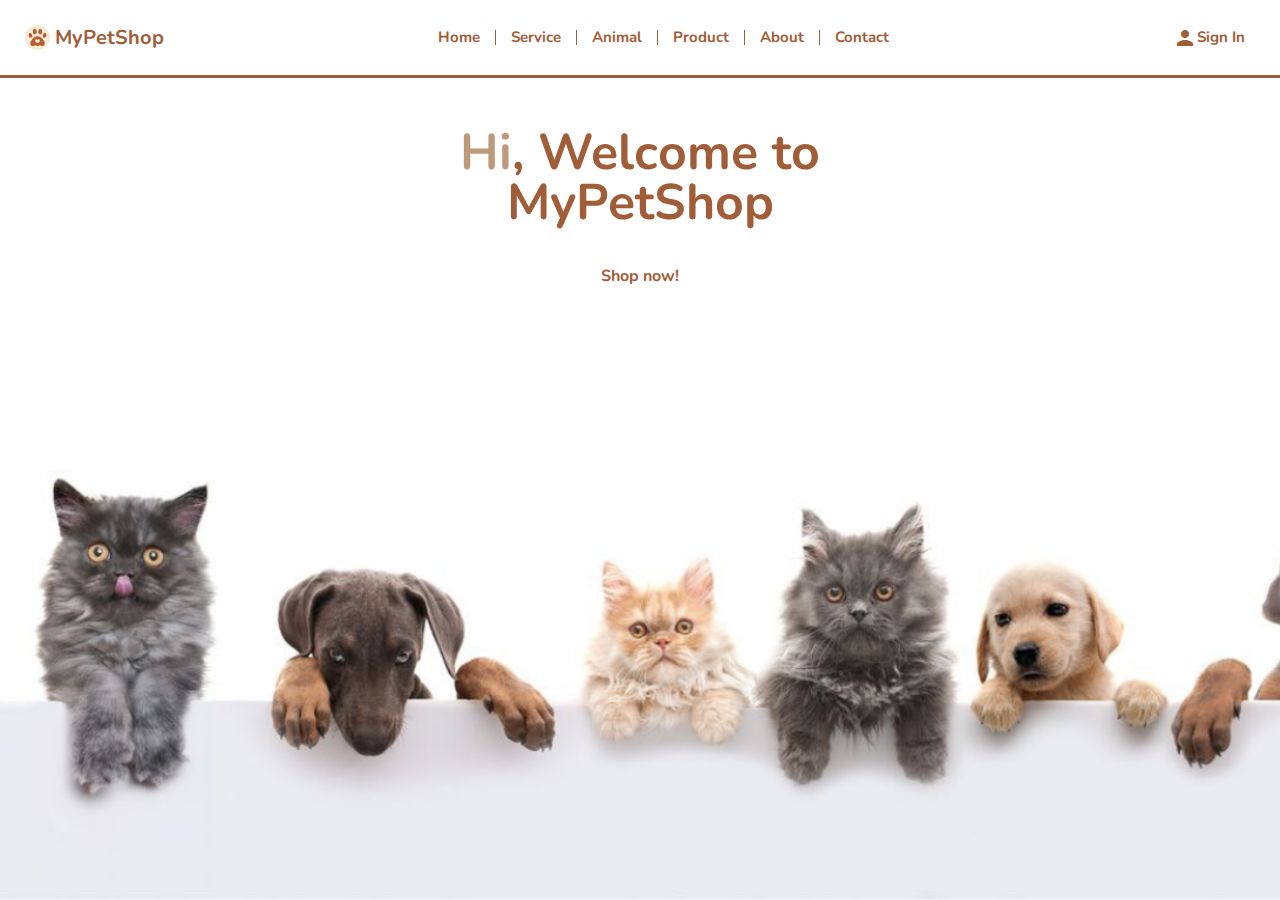
<file: index.html>
<html>
    <head>
        <title>MyPetShop</title>
        <link href="https://fonts.googleapis.com/icon?family=Material+Icons" rel="stylesheet"/>
        <link href='https://fonts.googleapis.com/css?family=Nunito' rel='stylesheet'>
        <link rel="icon" type="image/x-icon" href="assets/logo-paw-paw.png" >
        <link rel="stylesheet" href="css/reset.css"/>
        <link rel="stylesheet" href="css/style.css"/>
    </head><script src="https://code.jquery.com/jquery-3.6.0.min.js"></script>
    <body>
        <div class="header">
            <div class="navbar">
                <div class="logo">
                    <img src="/assets/logo-paw-paw.png" alt="#"> <span style="font-size: 20px;">MyPetShop</span>
                </div>
                <div class="menu">
                    <ul>
                        <li>
                            <a href="/index.html">Home</a>
                        </li>
                        <li>
                            <a href="/services.html">Service</a>
                        </li>
                        <li>
                            <a href="/animal.html">Animal</a>
                        </li>
                        <li>
                            <a href="/products.html">Product</a>
                        </li>
                        <li>
                            <a href="/about.html">About</a>
                        </li>
                        <li>
                            <a href="/contact.html">Contact</a>
                        </li>
                    </ul>
                </div>
                <div class="sign-in"> 
                    <a href="sign-in.html" class="btn"><i class="material-icons">person</i> Sign In </a>
                </div>
            </div>
            <div class="banner">
                <div class="banner-content">
                    <h1><span style="color: #bf9a7a;">Hi</span>, Welcome to</h1>
                    <h1>MyPetShop</h1>
                    <a href="products.html" class="btn">Shop now!</a>
                </div>
            </div>
        </div>
        <script src="script/middleware.js"></script>
    </body>
</html>
</file>
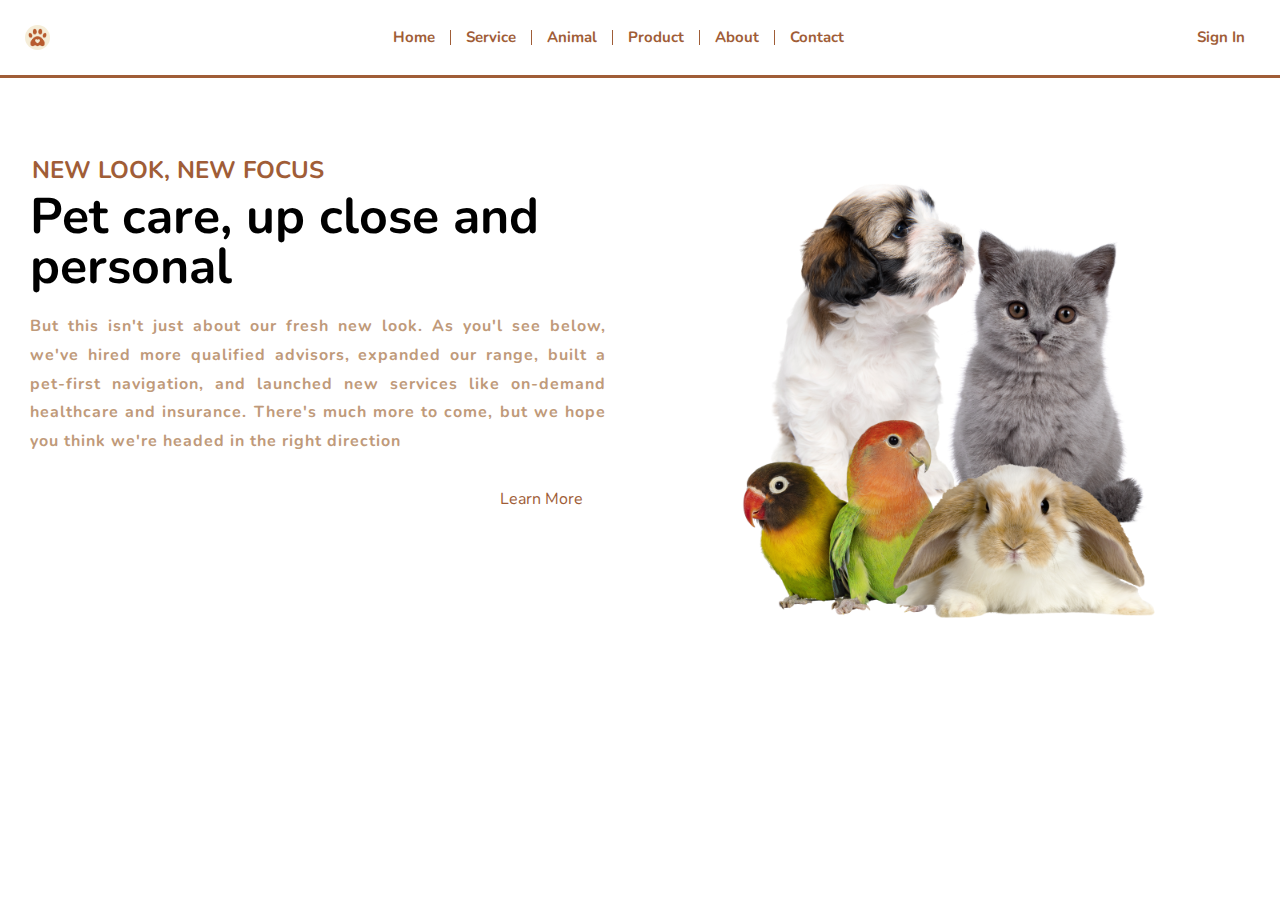
<file: about.html>
<html>
    <head>
        <title>About Page</title>
        <link href='https://fonts.googleapis.com/css?family=Nunito' rel='stylesheet'>
        <link rel="stylesheet" href="css/reset.css">
        <link rel="stylesheet" href="css/style.css">
        <script src="https://code.jquery.com/jquery-3.6.0.min.js"></script>
    </head>
    <body>
        <div class="header sign-in-page">
            <div class="navbar">
                <div class="logo">
                    <img src="/assets/logo-paw-paw.png" alt="">
                </div>
                <div class="menu">
                    <ul>
                        <li>
                            <a href="/index.html">Home</a>
                        </li>
                        <li>
                            <a href="/services.html">Service</a>
                        </li>
                        <li>
                            <a href="/animal.html">Animal</a>
                        </li>
                        <li>
                            <a href="/products.html">Product</a>
                        </li>
                        <li>
                            <a href="/about.html">About</a>
                        </li>
                        <li>
                            <a href="/contact.html">Contact</a>
                        </li>
                    </ul>
                </div>
                <div class="sign-in">
                    <a href="sign-in.html" class="btn">Sign In</a>
                </div>
            </div>
        </div> 
        <div class="about">
            <div class="about-content">
                <h2>new look, new focus</h2>
                <h1>Pet care, up close and personal</h1>
                <div>
                    <p>
                        But this isn't just about our fresh new look.
                        As you'l see below, we've hired more qualified advisors,
                        expanded our range, built a pet-first navigation,
                        and launched new services like on-demand healthcare and insurance.
                        There's much more to come, but we hope you think we're headed in the right direction
                    </p>
                </div>
                <div class="about-content-anchor">
                   <a href="learn-more.html" class="btn">Learn More</a> 
                </div>
            </div>
            <div class="about-img">
                    <img src="assets/dog-about-new.png" alt=""> 
            </div>
        </div>
        <script src="script/middleware.js"></script>
    </body>
</html>
</file>
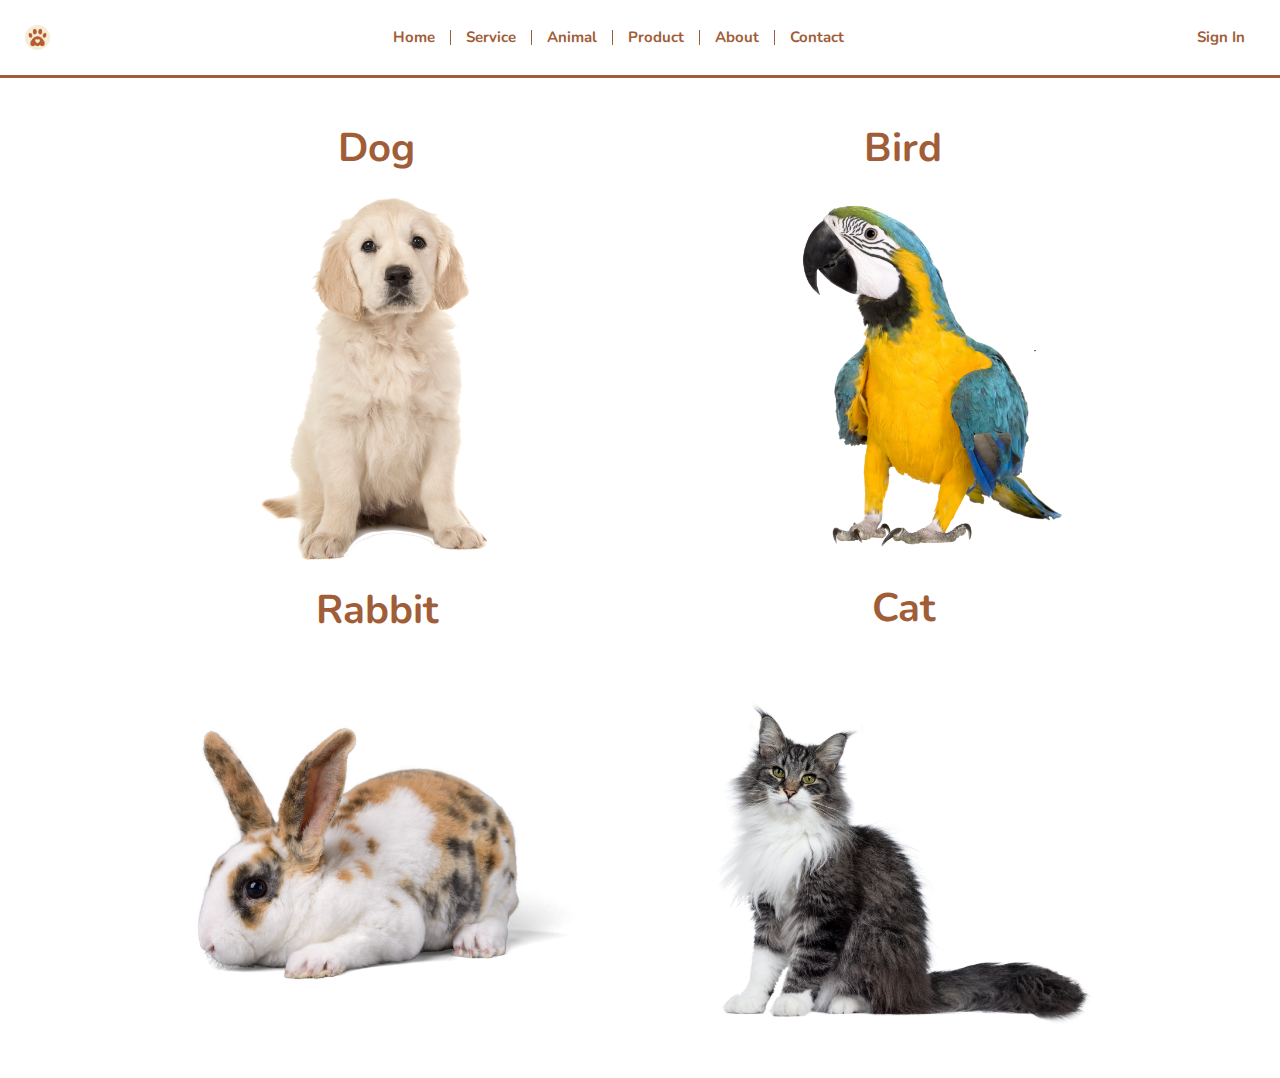
<file: animal.html>
<html>
    <head>
        <title>Animal Page</title>
        <link href='https://fonts.googleapis.com/css?family=Nunito' rel='stylesheet'>
        <link rel="stylesheet" href="css/reset.css">
        <link rel="stylesheet" href="css/style.css">
        <script src="https://code.jquery.com/jquery-3.6.0.min.js"></script>
    </head>
    <body>
        <div class="header sign-in-page">
            <div class="navbar">
                <div class="logo">
                    <img src="/assets/logo-paw-paw.png" alt="">
                </div>
                <div class="menu">
                    <ul>
                        <li>
                            <a href="/index.html">Home</a>
                        </li>
                        <li>
                            <a href="/services.html">Service</a>
                        </li>
                        <li>
                            <a href="/animal.html">Animal</a>
                        </li>
                        <li>
                            <a href="/products.html">Product</a>
                        </li>
                        <li>
                            <a href="/about.html">About</a>
                        </li>
                        <li>
                            <a href="/contact.html">Contact</a>
                        </li>
                    </ul>
                </div>
                <div class="sign-in">
                    <a href="sign-in.html" class="btn">Sign In</a>
                </div>
            </div>
        </div>
        <div class="animal-page">
            <div class="animal-1">
                <h1>Dog</h1> 
                <div class="animal-content">
                    <img src="assets/animals-dog-new.png" alt="dog">
                        <div class="animal-text">
                            <p>
                            Dogs are loyal and loving pets, known as man's best friends.
                            They need attention, care, and stimulation to stay healthy and happy.
                            At the pet shop, you can find useful services for caring for your dog,
                            such as grooming to keep the fur and skin clean, as well as routine health checks.
                            Training services are also highly recommended to help your dog learn good behavior.
                            By taking advantage of these services, you can provide the best care for 
                            your furry friend.
                            </p>
                        </div>    
                </div>
                <h1>Rabbit</h1> 
                <div class="animal-content">
                    <img src="assets/animals-rabbit-new.png" alt="dog">
                        <div class="animal-text">
                            <p>
                                Rabbits are cute and friendly pets, with special needs that
                                must be met to keep them healthy and happy. For optimal care,
                                many pet shops offer grooming services to keep the fur clean and
                                prevent skin problems. Regular health check-ups are also important
                                to detect problems early. You can also utilize behavioral
                                consultation services to better understand your rabbit's needs.
                            </p>
                        </div>    
                </div>
            </div>
            <div class="animal-2">
                <h1>Bird</h1> 
                <div class="animal-content">
                    <img src="assets/animals-bird-new.png" alt="dog">
                        <div class="animal-text">
                            <p>
                                Birds are cheerful and active pets, known for their
                                intelligence and interaction with humans. To care for your bird,
                                the pet shop offers grooming services to keep its feathers and
                                mid-life clean, as well as regular health checks. Additionally,
                                bird behavior consultations are available to help you understand
                                and your companions care for you better. With these services,
                                you can ensure your birds stay healthy and happy. Health services
                                at the pet shop, which offers special care for pet birds.
                            </p>
                        </div>    
                </div>
                <h1>Cat</h1> 
                <div class="animal-content">
                    <img src="assets/animals-cat-new.png" alt="dog">
                        <div class="animal-text">
                            <p>
                                Cats are adorable and intelligent pets, with an independent nature
                                that makes them suitable for a variety of groups. To ensure your
                                cat stays healthy and happy, pet shops offer helpful services
                                such as grooming to keep the coat clean, regular health checks,
                                and behavioral training services can help cats adapt well at home,
                                while cat boarding provides peace of mind when you have to be away.
                            </p>
                        </div>    
                </div>
            </div>
        </div>
        <script src="script/middleware.js"></script>
        <script>
            $(document).ready(function() {
                $('.animal-content').mousemove(function(a) {
                    $(this).find('.animal-text').css('opacity', 1)
                });

                $('.animal-content').mouseleave(function(a) {
                    $(this).find('.animal-text').css('opacity', 0)
                });
            })

        </script>
    </body>
</html>
</file>
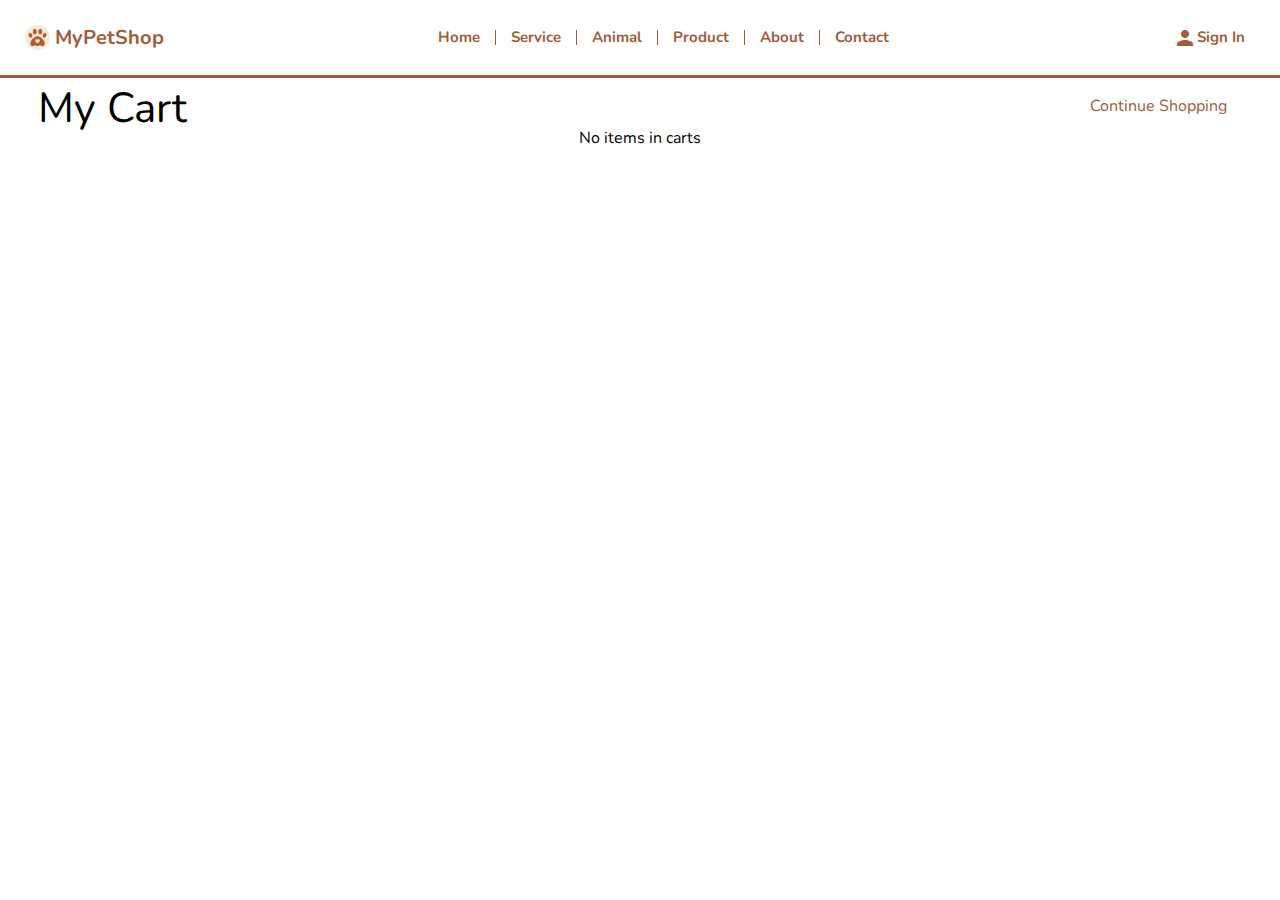
<file: cart.html>
<html>
    <head>
        <title>MyPetShop</title>
        <link href="https://fonts.googleapis.com/icon?family=Material+Icons" rel="stylesheet"/>
        <link href='https://fonts.googleapis.com/css?family=Nunito' rel='stylesheet'>
        <link rel="icon" type="image/x-icon" href="assets/logo-paw-paw.png" >
        <link rel="stylesheet" href="css/reset.css"/>
        <link rel="stylesheet" href="css/style.css"/>
        <script src="https://code.jquery.com/jquery-3.6.0.min.js"></script>
    </head>
    <body>
        <div class="header sign-in-page">
            <div class="navbar">
                <div class="logo">
                    <img src="/assets/logo-paw-paw.png" alt="#"> <span style="font-size: 20px;">MyPetShop</span>
                </div>
                <div class="menu">
                    <ul>
                        <li>
                            <a href="/index.html">Home</a>
                        </li>
                        <li>
                            <a href="/services.html">Service</a>
                        </li>
                        <li>
                            <a href="/animal.html">Animal</a>
                        </li>
                        <li>
                            <a href="/products.html">Product</a>
                        </li>
                        <li>
                            <a href="/about.html">About</a>
                        </li>
                        <li>
                            <a href="/contact.html">Contact</a>
                        </li>
                    </ul>
                </div>
                <div class="sign-in"> 
                    <a href="sign-in.html" class="btn"><i class="material-icons">person</i> Sign In </a>
                </div>
            </div>
        </div>
        <div class="cart">
            <div class="cart-header">
                <h1>My Cart</h1>
                <a href="products.html" class="btn">Continue Shopping</a>
            </div>
            <div class="no-items-messege" style="display: none;">
                <h2>No items in carts</h2>
            </div>
            <div class="cart-body">
                <table>
                    <thead>
                        <th></th>
                        <th>Product</th>
                        <th>Price</th>
                        <th>Quantity</th>
                        <th>Total</th>
                    </thead>
                    <tbody id="cart-items">
                        
                    </tbody>
                </table>
            </div>
        </div>
        <div class="shipping">
            <div class="shipping-mode">
                <h1>Choose Shipping Mode:</h1>
                <div class="select-option-group">
                    <input type="radio" name="shippingMode" id="shippingMode1" checked>
                    <label for="shippingMode1">Store pick up</label>
                </div>
                <div class="select-option-group">
                    <input type="radio" name="shippingMode" id="shippingMode2">
                    <label for="shippingMode2">Delivery at home</label>
                </div>
            </div>
            <div class="shipping-detail">
                <table id="shipping-detail">
                    <tbody>
                        <tr>
                            <td>Sub Total</td>
                            <td>Rp 100.000</td>
                        </tr>
                        <tr>
                            <td>Shopping</td>
                            <td>Free</td>
                        </tr>
                        <tr>
                            <td>Total</td>
                            <td>Rp 100.000</td>
                        </tr>
                    </tbody>
                </table>
                <button class="btn-checkout">Checkout</button>
            </div>
        </div>

        <!-- script js -->
        <script src="script/middleware.js"></script>
        <script>
            const getData = JSON.parse(localStorage.getItem('cart')) || []
            let carts = getData;
            $(document).ready(function() {
                // check carts
                if (carts.length === 0) {
                    $('.cart .cart-body').hide();
                    $('.shipping').hide();
                    $('.no-items-messege').show();
                }else {
                    carts.forEach(item => {
                        const itemHTML = `
                            <tr data-id="${item.id}">
                                <td><img src="assets/${item.thumbnail}" alt=""></td>
                                <td>${item.name}</td>
                                <td>${item.price}</td>
                                <td>
                                    <button class="decrease-btn">-</button>
                                    <input disabled type="text" class="qty" value="${item.qty}">
                                    <button class="increase-btn">+</button>
                                </td>
                                <td class="total-qty">${item.price*item.qty}</td>
                            </tr>
                        `;

                        $(`#cart-items`).append(itemHTML);
                    });
                    updateCartSummary()
                }
            });

            // event listener for increase
            $(document).on('click', '.increase-btn', function() {
                const row = $(this).closest('tr')
                const productId = row.data('id')
                let qty = row.find('.qty').val()
                qty = parseInt(qty)+1
                row.find('.qty').val(qty)

                updateCartTotal(productId, qty)
            })

            // event listener for decrease
            $(document).on('click', '.decrease-btn', function() {
                const row = $(this).closest('tr')
                const productId = row.data('id')
                let qty = row.find('.qty').val()
                qty = parseInt(qty)-1
                row.find('.qty').val(qty)
                updateCartTotal(productId, qty)

                if (qty <= 0) {
                    carts = carts.filter(item => item.id !== productId)
                    // update carts
                    localStorage.setItem('cart', JSON.stringify(carts))

                    // remove item from table
                    row.remove();

                    // check carts
                    if (carts.length === 0) {
                        $('.cart .cart-body').hide();
                        $('.shipping').hide();
                        $('.no-items-messege').show();
                    }

                }
            })

            function updateCartTotal(productId, qty) {
                const row = $(`tr[data-id="${productId}"]`)
                const price = parseInt(row.find('td:eq(2)').text())
                const total = price * qty 
                row.find('.total-qty').text(`Rp ${total}`)

                // update carts
                let getCart =  carts.find(item => item.id === productId)
                if (getCart) {
                    getCart.qty = qty
                } else {
                    carts.push({ id: productId, qty: qty})
                }
                localStorage.setItem('cart', JSON.stringify(carts))
                updateCartSummary()
            }

            function updateCartSummary() {
                let amount = 0;
                carts.forEach(item => {
                    const row = $(`tr[data-id="${item.id}"]`)
                    const price = parseInt(row.find('td:eq(2)').text())
                    amount += price*item.qty
                })

                $('.shipping-detail table tbody tr:eq(0) td:eq(1)').text(`Rp ${amount}`)
                $('.shipping-detail table tbody tr:eq(2) td:eq(1)').text(`Rp ${amount}`)
            }

            $('.btn-checkout').click(function() {
                const getShippingMode = $('input[name="shippingMode"]:checked').siblings('label').text()
                const totalAmount = $('.shipping-detail table tbody tr:eq(2) td:eq(1)').text()
                alert(`Your order with shipping mode: ${getShippingMode} and total amout ${totalAmount} has been successfully`)
                // remove cart
                localStorage.removeItem('cart')
                // force reload
                location.reload()
            })
        </script>
    </body>
</html>
</file>
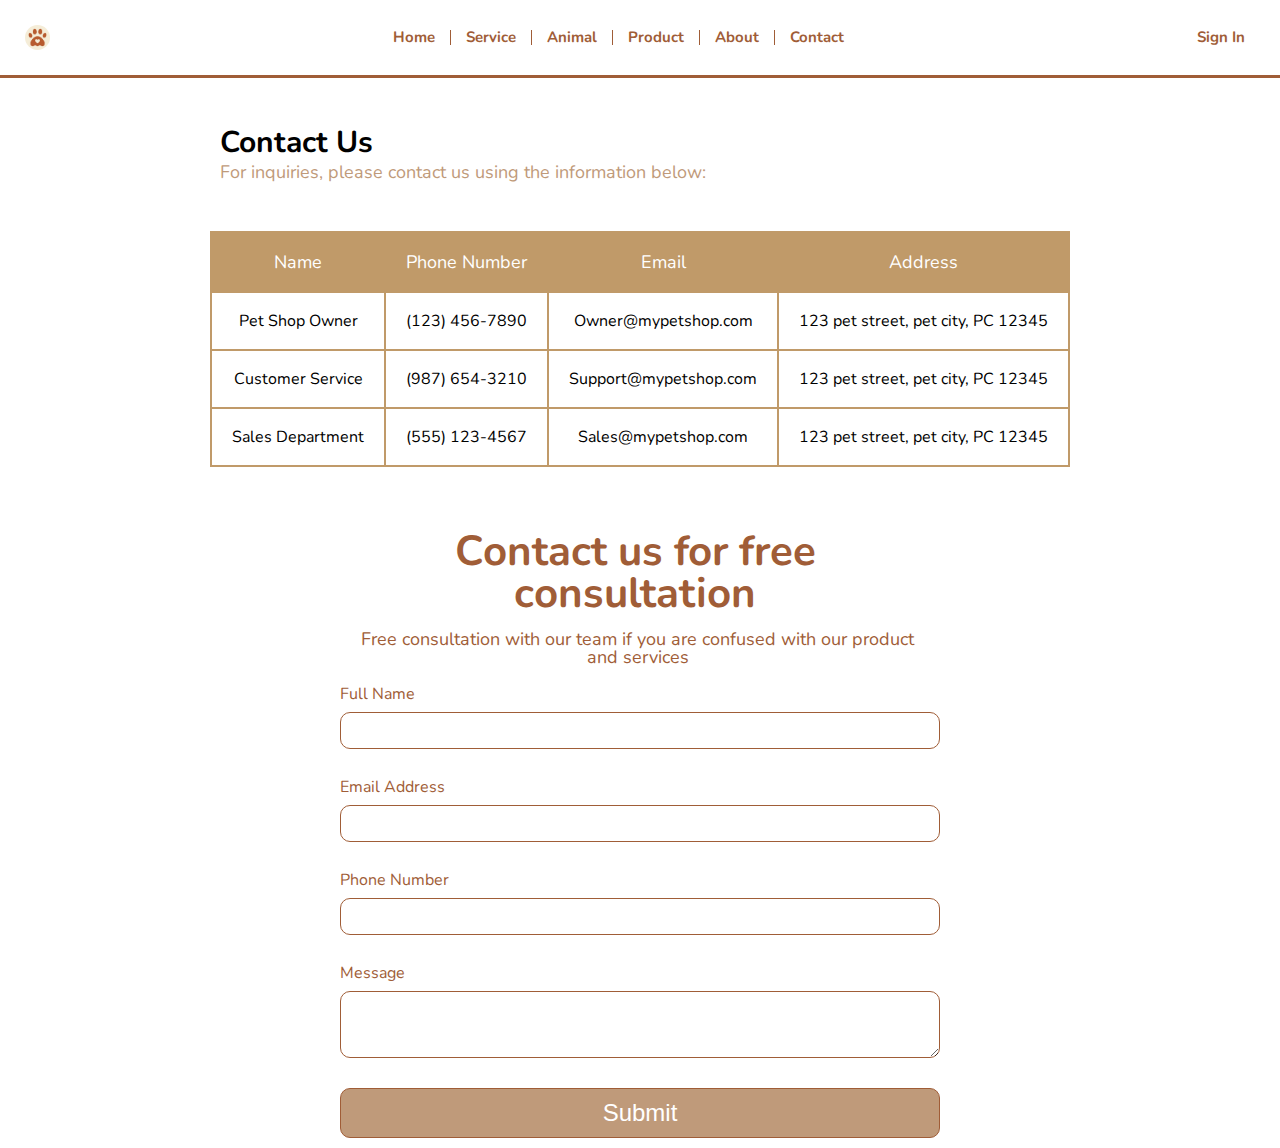
<file: contact.html>
<html>
    <head>
        <title>Contact Page</title>
        <link href='https://fonts.googleapis.com/css?family=Nunito' rel='stylesheet'>
        <link rel="stylesheet" href="css/reset.css">
        <link rel="stylesheet" href="css/style.css">
        <script src="https://code.jquery.com/jquery-3.6.0.min.js"></script>
    </head>
    <body>
        <div class="header sign-in-page">
            <div class="navbar">
                <div class="logo">
                    <img src="/assets/logo-paw-paw.png" alt="">
                </div>
                <div class="menu">
                    <ul>
                        <li>
                            <a href="/index.html">Home</a>
                        </li>
                        <li>
                            <a href="/services.html">Service</a>
                        </li>
                        <li>
                            <a href="/animal.html">Animal</a>
                        </li>
                        <li>
                            <a href="/products.html">Product</a>
                        </li>
                        <li>
                            <a href="/about.html">About</a>
                        </li>
                        <li>
                            <a href="/contact.html">Contact</a>
                        </li>
                    </ul>
                </div>
                <div class="sign-in">
                    <a href="sign-in.html" class="btn">Sign In</a>
                </div>
            </div>
        </div> 
        <div class="container">
            <div class="wrapper">
                <h1>Contact Us</h1>
                <p>For inquiries, please contact us using the information below:</p>
            </div>
            <!-- wrapper table -->
            <table>
                <!-- wrapper title  table -->
                <thead>
                    <!-- value -->
                     <th>Name</th>
                     <th>Phone Number</th>
                     <th>Email</th>
                     <th>Address</th>
                </thead>
                <!-- wrapper body table -->
                 <tbody>
                    <!-- wrapper item (value) table -->
                    <tr>
                        <!-- value -->
                         <td>Pet Shop Owner</td>
                         <td>(123) 456-7890</td>
                         <td>Owner@mypetshop.com</td>
                         <td>123 pet street, pet city, PC 12345</td>
                    </tr>
                    <tr>
                        <td>Customer Service</td>
                         <td>(987) 654-3210</td>
                         <td>Support@mypetshop.com</td>
                         <td>123 pet street, pet city, PC 12345</td>
                    </tr>
                    <tr>
                        <td>Sales Department</td>
                         <td>(555) 123-4567</td>
                         <td>Sales@mypetshop.com</td>
                         <td>123 pet street, pet city, PC 12345</td>
                    </tr>
                 </tbody>
            </table>
        </div>
        <div class="sign-up-container">
            <div class="form-sign-up">
                <div class="title-sign-up">
                    <h1>Contact us for free consultation</h1>
                    <p>Free consultation with our team if you are confused with our product and services</p>
                </div>
                <div class="form-group">
                    <label for="name">Full Name</label>
                    <input type="" class="form-input">
                </div>
                <div class="form-group">
                    <label for="email">Email Address</label>
                    <input type="email" class="form-input">
                </div>
                <div class="form-group">
                    <label for="phoneNumber" >Phone Number</label>
                    <input type="text" class="form-input">
                </div>
                <div class="form-group">
                    <label for="message">Message</label>
                    <textarea name="message" rows="3" class="form-input"></textarea>
                </div>
                <div class="form-group">
                    <button class="btn" type="submit">Submit</button>
                </div>
            </div>
        </div>
        <script src="script/middleware.js"></script>
    </body>
</html>
</file>
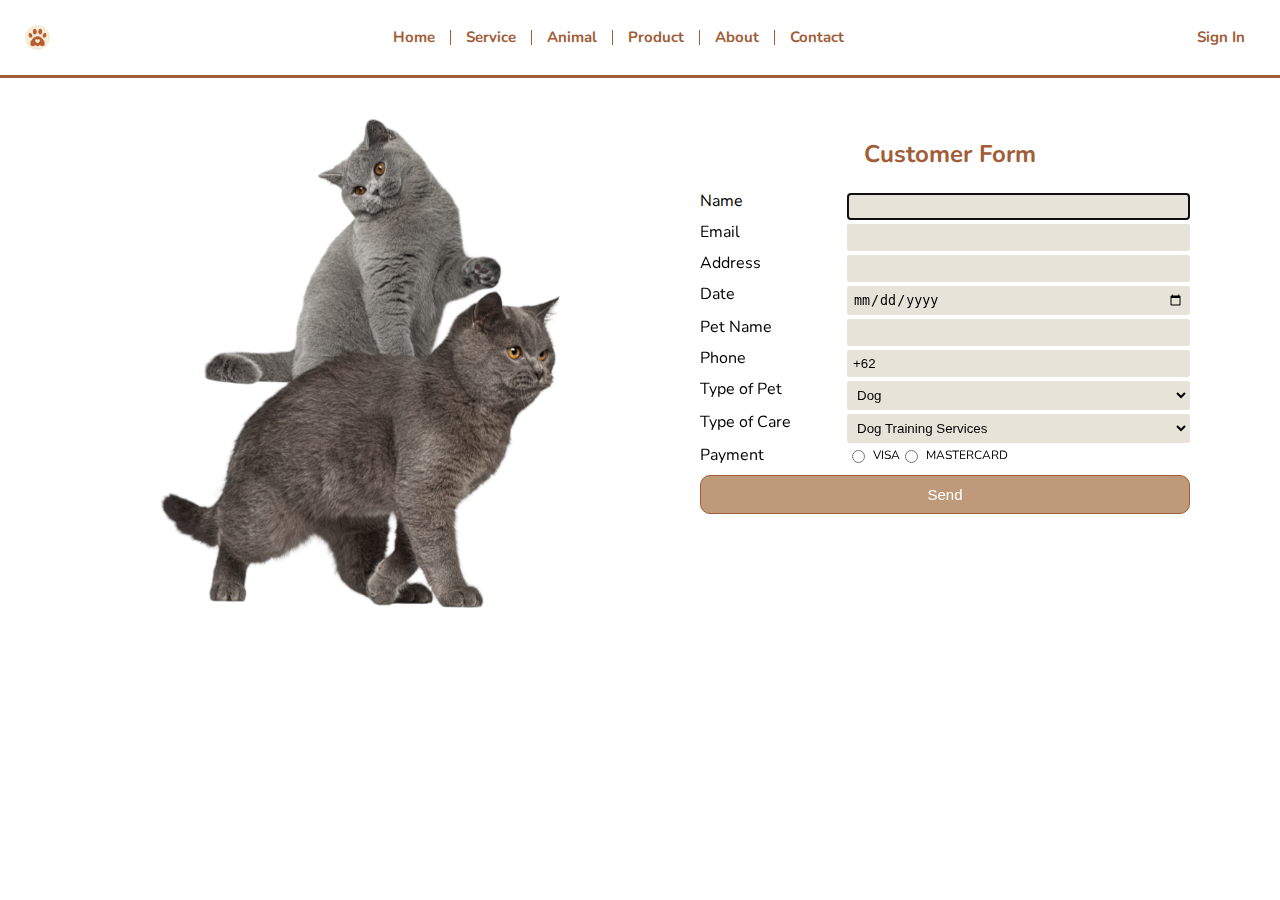
<file: customer-form.html>
<html>
    <head>
        <title>Customer form Page</title>
        <link href='https://fonts.googleapis.com/css?family=Nunito' rel='stylesheet'>
        <link rel="stylesheet" href="css/reset.css">
        <link rel="stylesheet" href="css/style.css">
    </head>
    <body>
        <!-- header and navbar -->
        <div class="header sign-in-page">
            <div class="navbar">
                <div class="logo">
                    <img src="/assets/logo-paw-paw.png" alt="">
                </div>
                <div class="menu">
                    <ul>
                        <li>
                            <a href="/index.html">Home</a>
                        </li>
                        <li>
                            <a href="/services.html">Service</a>
                        </li>
                        <li>
                            <a href="/animal.html">Animal</a>
                        </li>
                        <li>
                            <a href="/products.html">Product</a>
                        </li>
                        <li>
                            <a href="/about.html">About</a>
                        </li>
                        <li>
                            <a href="/contact.html">Contact</a>
                        </li>
                    </ul>
                </div>
                <div class="sign-in">
                    <a href="sign-in.html" class="btn">Sign In</a>
                </div>
            </div>
        </div>
        <!-- header and navbar -->
        <div class="container">
            <div class="wrapper">
                <div class="customer-section">
                    <div class="customer-section-img">
                      <img src="/assets/cat-customer-form-page-new.png" alt="">
                    </div>
                    <div class="customer-form">
                      <h1>Customer Form</h1>
                      <div class="customer-form-list">
                        <div class="form-group-customer">
                          <label for="">Name</label>
                          <input type="name" name="name" id="name" autofocus>
                        </div>
                        <div class="form-group-customer">
                          <label for="">Email</label>
                          <input type="email" name="email" id="email">
                        </div>
                        <div class="form-group-customer">
                          <label for="">Address</label>
                          <input type="address" name="address" id="address">
                        </div>
                        <div class="form-group-customer">
                          <label for="">Date</label>
                          <input type="date" name="date" id="date">
                        </div>
                        <div class="form-group-customer">
                          <label for="">Pet Name</label>
                          <input type="text" name="" id="">
                        </div>
                        <div class="form-group-customer">
                          <label for="">Phone</label>
                          <input type="text" name="tel" id="tel" value="+62" required>
                        </div>
                        <div class="form-group-customer">
                          <label type="text" for="">Type of Pet</label>
                          <select name="" id="">
                            <option value="1">Cat</option>
                            <option value="1">Rabbit</option>
                            <option value="1" selected>Dog</option>
                            <option value="1">Bird</option>
                          </select>
                        </div>
                        <div class="form-group-customer">
                          <label for="">Type of Care</label>
                          <select name="" id="">
                            <option value="1">Pet Grooming Services</option>
                            <option value="1">Pet Hotel Services</option>
                            <option value="1">Pet Clinic</option>
                            <option value="1" selected>Dog Training Services</option>
                          </select>
                        </div>
                        <div class="form-group-customer">
                          <label for="">Payment</label>
                          <div class="form-group-customer-radio">
                            <div class="form-group-customer-radio-item">
                              <input type="radio" name="payment" id="visa">
                              <label for="visa">VISA</label>
                            </div>
                            <div class="form-group-customer-radio-item">
                              <input type="radio" name="payment" id="mastercard">
                              <label for="mastercard">MASTERCARD</label>
                            </div>
                          </div>
                        </div>
                      </div>
                      <button type="submit">Send</button>
                    </div>
                </div>
            </div>
        </div>
    </body>
</html>
</file>
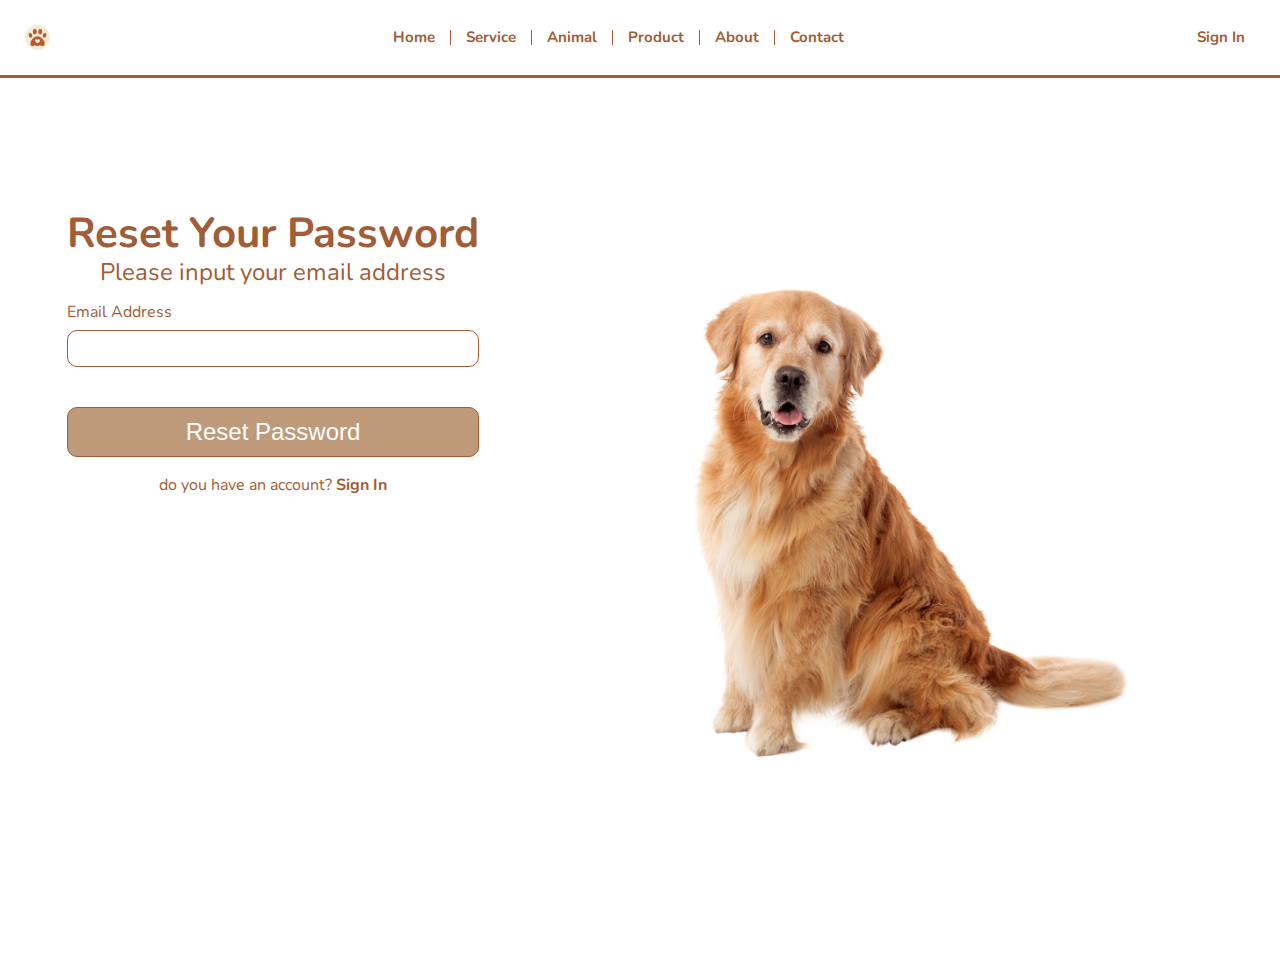
<file: forgot-password.html>
<html>
    <head>
        <title>Login Page</title>
        <link href='https://fonts.googleapis.com/css?family=Nunito' rel='stylesheet'>
        <link rel="stylesheet" href="css/reset.css">
        <link rel="stylesheet" href="css/style.css">
        <script src="https://code.jquery.com/jquery-3.6.0.min.js"></script>
    </head>
    <body>
        <div class="header sign-in-page">
            <div class="navbar">
                <div class="logo">
                    <img src="/assets/logo-paw-paw.png" alt="">
                </div>
                <div class="menu">
                    <ul>
                        <li>
                            <a href="/index.html">Home</a>
                        </li>
                        <li>
                            <a href="/services.html">Service</a>
                        </li>
                        <li>
                            <a href="/animal.html">Animal</a>
                        </li>
                        <li>
                            <a href="/products.html">Product</a>
                        </li>
                        <li>
                            <a href="/about.html">About</a>
                        </li>
                        <li>
                            <a href="/contact.html">Contact</a>
                        </li>
                    </ul>
                </div>
                <div class="sign-in">
                    <a href="sign-in.html" class="btn">Sign In</a>
                </div>
            </div>
        </div>
        <div class="sign-in-container">
            <div class="form">
                <div class="title">
                    <h1>Reset Your Password</h1>
                    <p>Please input your email address</p>
                </div>
                <div class="form-group">
                    <label for="Email">Email Address</label>
                    <input type="email" class="form-input">
                </div>
                <div class="form-group">
                    <button class="btn" type="submit">Reset Password</button>
                </div>
                <div class="sign-in-anchor">
                    do you have an account? <a href="sign-in.html">Sign In</a>
                </div>
            </div>
            <div class="img-login">
                <img src="assets/MyPetShop-dog-login (1366 x 1366 px).png" alt="dog login">
            </div>
        </div>
        <script src="script/middleware.js"></script>
    </body>
</html>
</file>
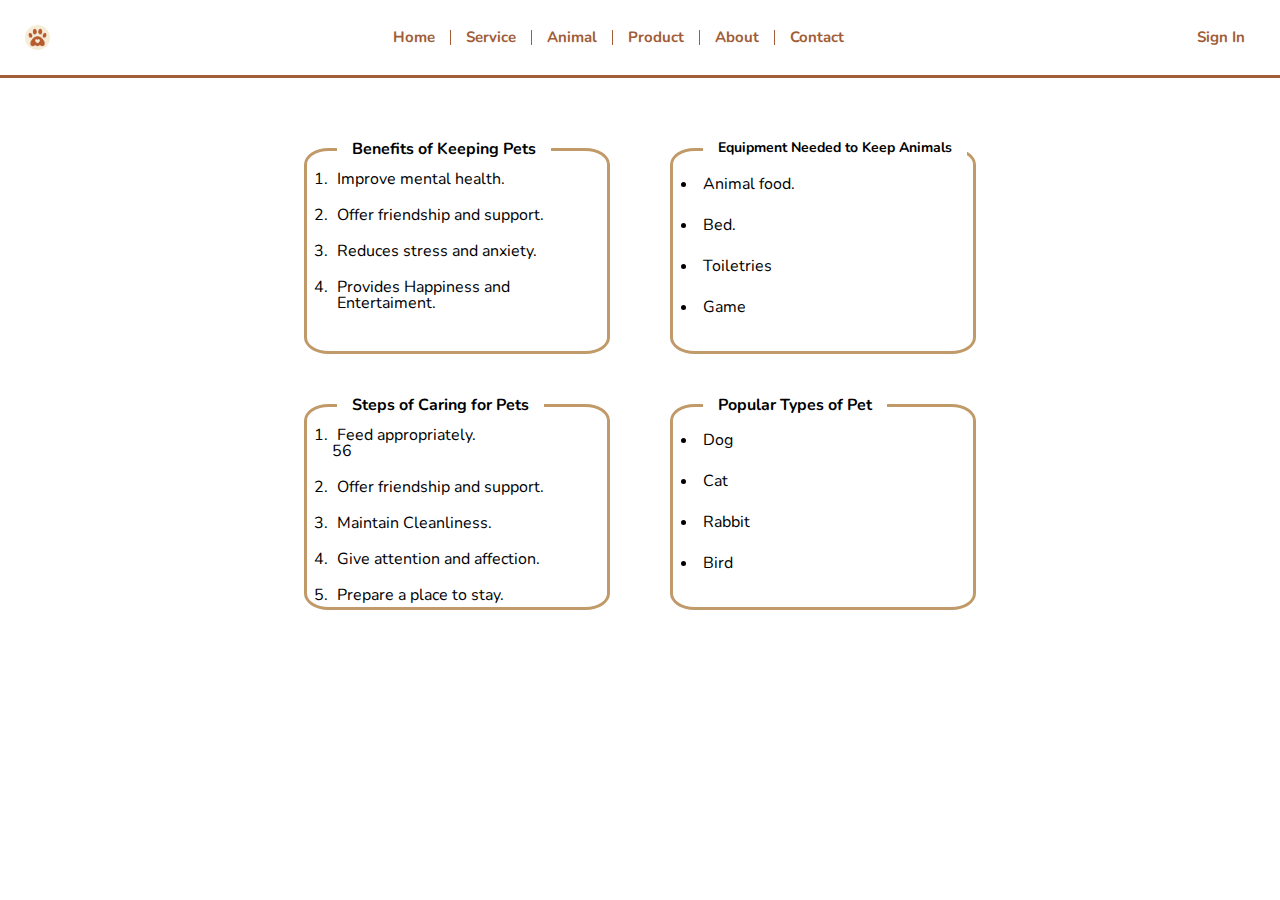
<file: learn-more.html>
<html>
    <head>
        <title>Learn More Page</title>
        <link href='https://fonts.googleapis.com/css?family=Nunito' rel='stylesheet'>
        <link rel="stylesheet" href="css/reset.css">
        <link rel="stylesheet" href="css/style.css">
        <script src="https://code.jquery.com/jquery-3.6.0.min.js"></script>
    </head>
    <body>
        <div class="header sign-in-page">
            <div class="navbar">
                <div class="logo">
                    <img src="/assets/logo-paw-paw.png" alt="">
                </div>
                <div class="menu">
                    <ul>
                        <li>
                            <a href="/index.html">Home</a>
                        </li>
                        <li>
                            <a href="/services.html">Service</a>
                        </li>
                        <li>
                            <a href="/animal.html">Animal</a>
                        </li>
                        <li>
                            <a href="/products.html">Product</a>
                        </li>
                        <li>
                            <a href="/about.html">About</a>
                        </li>
                        <li>
                            <a href="/contact.html">Contact</a>
                        </li>
                    </ul>
                </div>
                <div class="sign-in">
                    <a href="sign-in.html" class="btn">Sign In</a>
                </div>
            </div>
        </div>
        <div class="information-card">
            <div class="card-services">
                <div class="card-1">
                    <div class="card">
                        <h1 style="font-weight: bold;">Benefits of Keeping Pets</h1>
                        <ol >
                            <li>Improve mental health.</li>
                            <li>Offer friendship and support.</li>
                            <li>Reduces stress and anxiety.</li>
                            <li>Provides Happiness and Entertaiment.</li>
                        </ol>
                    </div>
                    <div class="card">
                        <h1 style="font-weight: bold;">Steps of Caring for Pets</h1>
                        <ol>
                            <li>Feed appropriately.</li>56
                            <li>Offer friendship and support.</li>
                            <li>Maintain Cleanliness.</li>
                            <li>Give attention and affection.</li>
                            <li>Prepare a place to stay.</li>
                        </ol>
                    </div>
                </div>
                <div class="card-2">
                    <div class="card">
                        <h1 style="font-size: 14px; font-weight: bold;">Equipment Needed to Keep Animals</h1>
                        <ul>
                            <li>Animal food.</li>
                            <li>Bed.</li>
                            <li>Toiletries</li>
                            <li>Game</li>
                        </ol>
                    </div>  
                    <div class="card">
                        <h1 style="font-weight: bold;">Popular Types of Pet</h1>
                        <ul>
                            <li>Dog</li>
                            <li>Cat</li>
                            <li>Rabbit</li>
                            <li>Bird</li>
                        </ol>
                    </div>  
                </div>
            </div>
        </div>
        <script src="script/middleware.js"></script>
    </body>
</html>
</file>
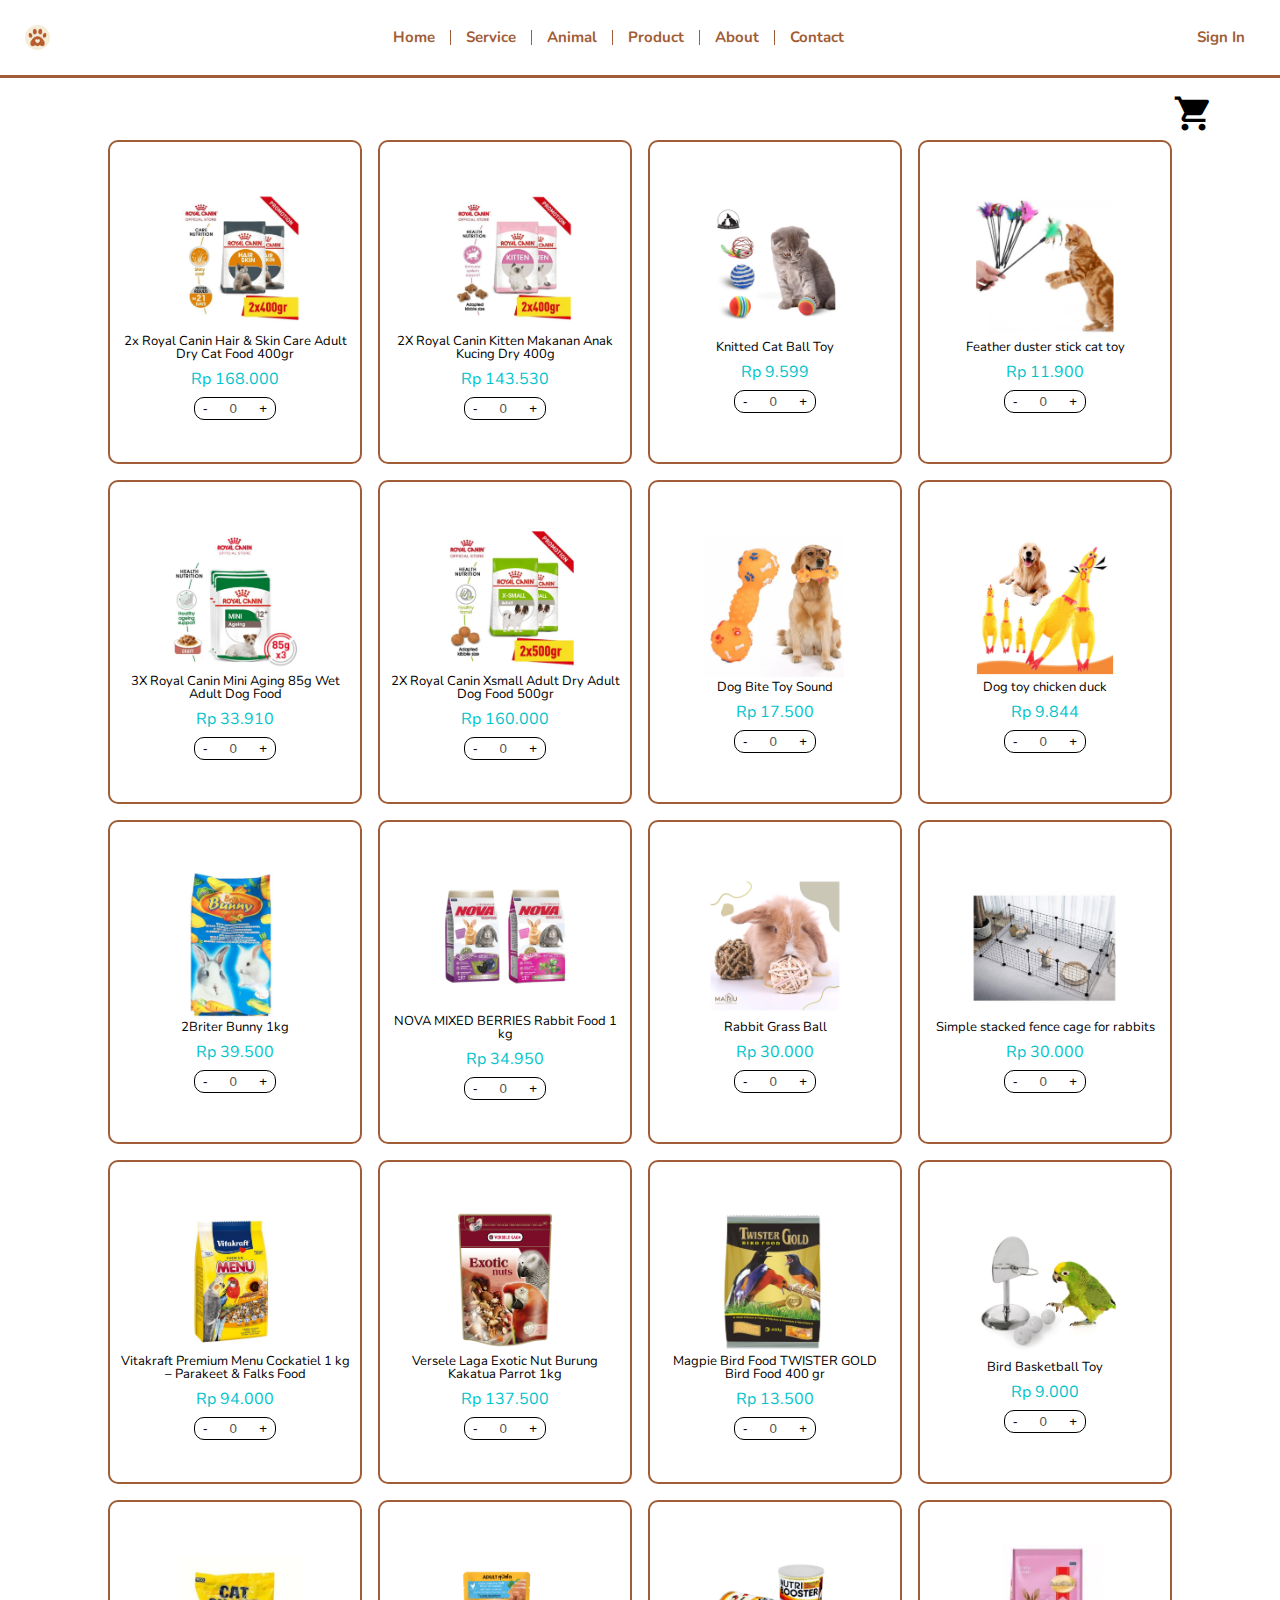
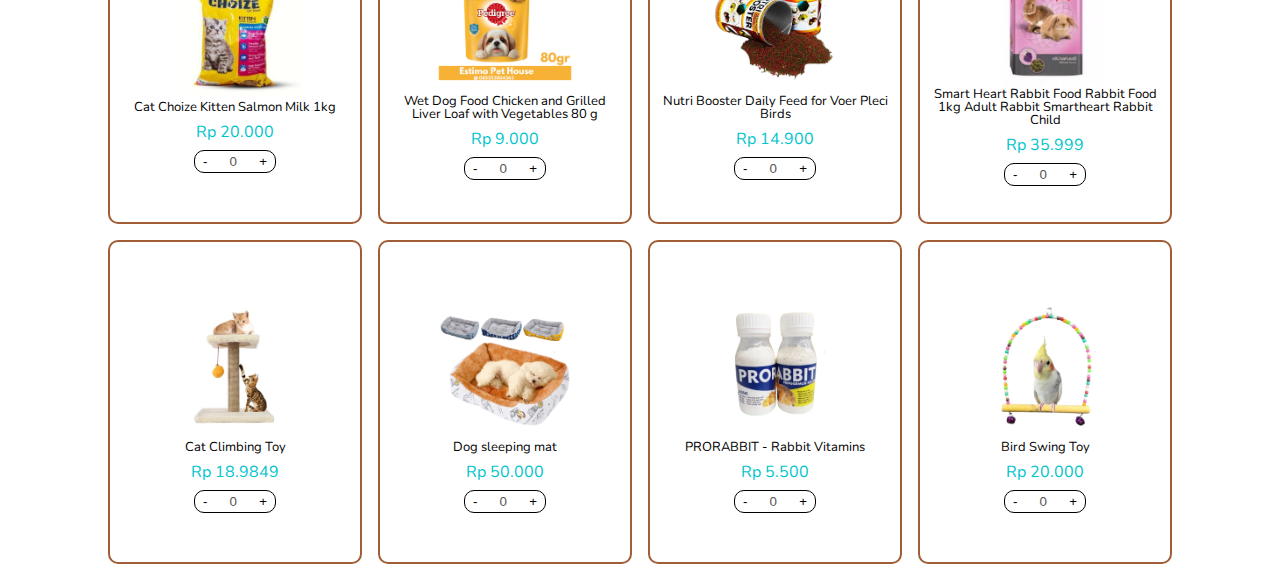
<file: products.html>
<html>
    <head>
        <title>Products Page</title>
        <link href="https://fonts.googleapis.com/icon?family=Material+Icons" rel="stylesheet"/>
        <link href='https://fonts.googleapis.com/css?family=Nunito' rel='stylesheet'>
        <link rel="stylesheet" href="css/reset.css">
        <link rel="stylesheet" href="css/style.css">
        <script src="https://code.jquery.com/jquery-3.6.0.min.js"></script>
    </head>
    <body>
        <div class="header sign-in-page">
            <div class="navbar">
                <div class="logo">
                    <img src="/assets/logo-paw-paw.png" alt="">
                </div>
                <div class="menu">
                    <ul>
                        <li>
                            <a href="/index.html">Home</a>
                        </li>
                        <li>
                            <a href="/services.html">Service</a>
                        </li>
                        <li>
                            <a href="/animal.html">Animal</a>
                        </li>
                        <li>
                            <a href="/products.html">Product</a>
                        </li>
                        <li>
                            <a href="/about.html">About</a>
                        </li>
                        <li>
                            <a href="/contact.html">Contact</a>
                        </li>
                    </ul>
                </div>
                <div class="sign-in">
                    <a href="sign-in.html" class="btn">Sign In</a>
                </div>
            </div>
        </div>
        <div class="product">
            <div class="product-header">
                <a href="cart.html"><i class="material-icons">shopping_cart</i></a>    
            </div>
            <div id="product-list" class="product-list">
                <!-- <div class="product-item">
                    <img src="assets/product-1.png" alt="">
                    <div class="product-item-description">
                        <h1>2x Royal Canin Hair & Skin Care Adult Dry Cat Food 400gr</h1>
                        <p>Rp 168.000</p>
                        <div class="product-item-btn">
                            <button>-</button>
                            <input disabled type="text" name="" id="" value="1">
                            <button>+</button>
                        </div>
                    </div>
                </div> -->
            </div>
        </div>

        <!-- script js -->
         <!-- <script src="script.js"></script> -->
         <script src="script/middleware.js"></script>
         <script>
            $(document).ready(function() {
                const apiUrl = '/data/products.json';
                let carts = JSON.parse(localStorage.getItem('cart')) || [];
                let products = []

                $.get(apiUrl, function(data) {
                    $('#product-list').empty();
                    products = data; 

                    // console.log(data);
                    data.forEach(item => {
                        // add components
                        const itemHTML = `
                            <div class="product-item" data-id="${item.id}">
                                <img src="assets/${item.thumbnail}" alt="">
                                <div class="product-item-description">
                                    <h1>${item.name}</h1>
                                    <p>${item.displayPrice}</p>
                                    <div class="product-item-btn">
                                        <button class="decrease-btn" data-id="${item.id}">-</button>
                                        <input class="qty" disabled type="text" value="0">
                                        <button class="increase-btn" data-id="${item.id}">+</button>
                                    </div>
                                </div>
                            </div>
                        `;

                        // append component
                        $(`#product-list`).append(itemHTML);

                        // set qty from cart
                        const getQtyItem = carts.find(el => el.id === item.id)
                        if (getQtyItem) {
                            $(`.product-item[data-id="${item.id}"] .qty`).val(getQtyItem.qty)
                        }

                        // increase
                        $(document).on('click', `.increase-btn[data-id="${item.id}"]`, function(){
                            updateQty(item.id, 1)
                        })

                        // decrease
                        $(document).on('click', `.decrease-btn[data-id="${item.id}"]`, function(){
                            updateQty(item.id, -1)
                        })
                    });
                });

                // function increase and decrease
                function updateQty(productId, value) {
                    // find product
                    let getProductById = carts.find(item => item.id === productId);

                    // if product exist
                    if (getProductById) {
                        getProductById.qty += value;
                        if (getProductById.qty <= 0) {
                            // set qty to 0
                            carts = carts.filter(item => item.id !== productId)
                            $(`.product-item[data-id="${productId}"] .qty`).val(0)
                            
                            if (carts.length === 2) {
                                const newCarts = carts.find(item => item.id !== productId)
                                carts = [{...newCarts}]
                            } else if (carts.length === 1) {
                                carts = []
                            } else {
                                const newCarts = carts.find(item => item.id !== 0)
                            }
                        } else {
                            // set qty  by value
                            $(`.product-item[data-id="${productId}"] .qty`).val(getProductById.qty)
                            
                        }
                    } else if (!getProductById && value === 1) {
                        const  getNewProduct = products.find(item => item.id === productId);

                        carts.push({
                            id : getNewProduct.id,
                            name : getNewProduct.name,
                            price : getNewProduct.price,
                            displayPrice : getNewProduct.displayPrice,
                            thumbnail : getNewProduct.thumbnail,
                            qty : 1
                        })
                        $(`.product-item[data-id="${productId}"] .qty`).val(1)
                    }
                    
                    // save to localStorage
                    localStorage.setItem('cart', JSON.stringify(carts))
                }
            });
         </script>

    </body>
</html>
</file>
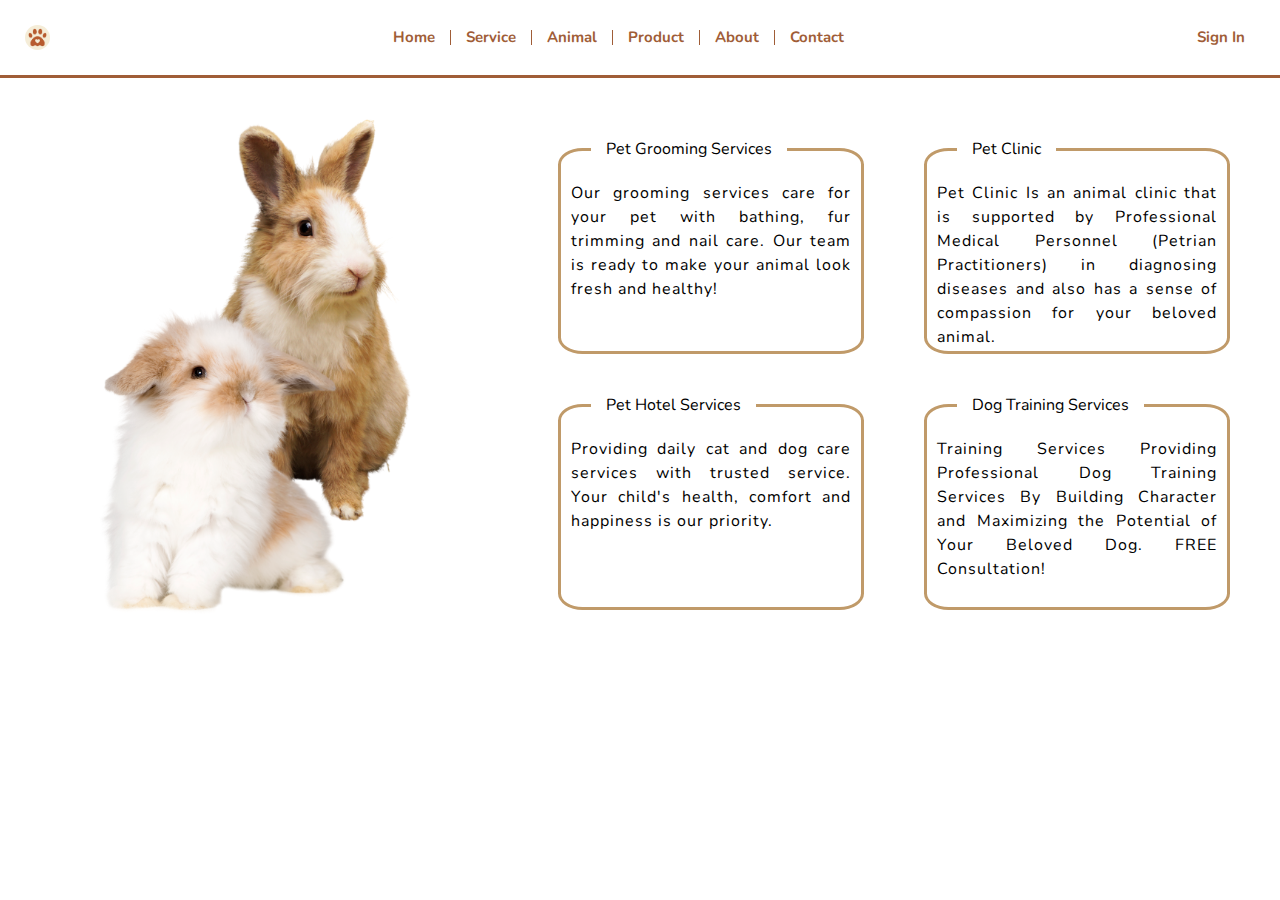
<file: services.html>
<html>
    <head>
        <title>Services Page</title>
        <link href='https://fonts.googleapis.com/css?family=Nunito' rel='stylesheet'>
        <link rel="stylesheet" href="css/reset.css">
        <link rel="stylesheet" href="css/style.css">
        <script src="https://code.jquery.com/jquery-3.6.0.min.js"></script>
    </head>
    <body>
        <div class="header sign-in-page">
            <div class="navbar">
                <div class="logo">
                    <img src="/assets/logo-paw-paw.png" alt="">
                </div>
                <div class="menu">
                    <ul>
                        <li>
                            <a href="/index.html">Home</a>
                        </li>
                        <li>
                            <a href="/services.html">Service</a>
                        </li>
                        <li>
                            <a href="/animal.html">Animal</a>
                        </li>
                        <li>
                            <a href="/products.html">Product</a>
                        </li>
                        <li>
                            <a href="/about.html">About</a>
                        </li>
                        <li>
                            <a href="/contact.html">Contact</a>
                        </li>
                    </ul>
                </div>
                <div class="sign-in">
                    <a href="sign-in.html" class="btn">Sign In</a>
                </div>
            </div>
        </div>
        <div class="services">
            <div class="services-img">
                <img src="/assets/rabbit-service-page-new.png" alt="">
            </div>
            <div class="card-services">
                <div class="card-1">
                    <div class="card">
                        <h1>Pet Grooming Services</h1>
                        <p>Our grooming services care for your pet with bathing, fur trimming and nail care. Our team is ready to make your animal look fresh and healthy!</p>
                    </div>
                    <div class="card">
                        <h1>Pet Hotel Services</h1>
                        <p>Providing daily cat and dog care services with trusted service. Your child's health, comfort and happiness is our priority.</p>
                    </div>                
                </div>
                <div class="card-2">
                    <div class="card">
                        <h1>Pet Clinic</h1>
                        <p>Pet Clinic Is an animal clinic that is supported by Professional Medical Personnel (Petrian Practitioners) in diagnosing diseases and also has a sense of compassion for your beloved animal.</p>
                    </div>
                    <div class="card">
                        <h1>Dog Training Services</h1>
                        <p>Training Services Providing Professional Dog Training Services By Building Character and Maximizing the Potential of Your Beloved Dog. FREE Consultation!</p>
                    </div>    
                </div>
            </div>    
        </div>
        <!-- <div class="comment">
            <div>
               <p>If you have any comment, please comment here</p> 
            </div>
            <frameset rows="100">
                <frame name="" src="text-area.html">
                    <textarea name="comment" id="comment" cols="30" rows="10"></textarea>
                        <div>
                            <button>Submit</button>
                        </div>
                <noframes>
                    not supported
                </noframes>
            </frameset>
        </div>   -->
    </body>
    <script src="script/middleware.js"></script>
</html>
</file>
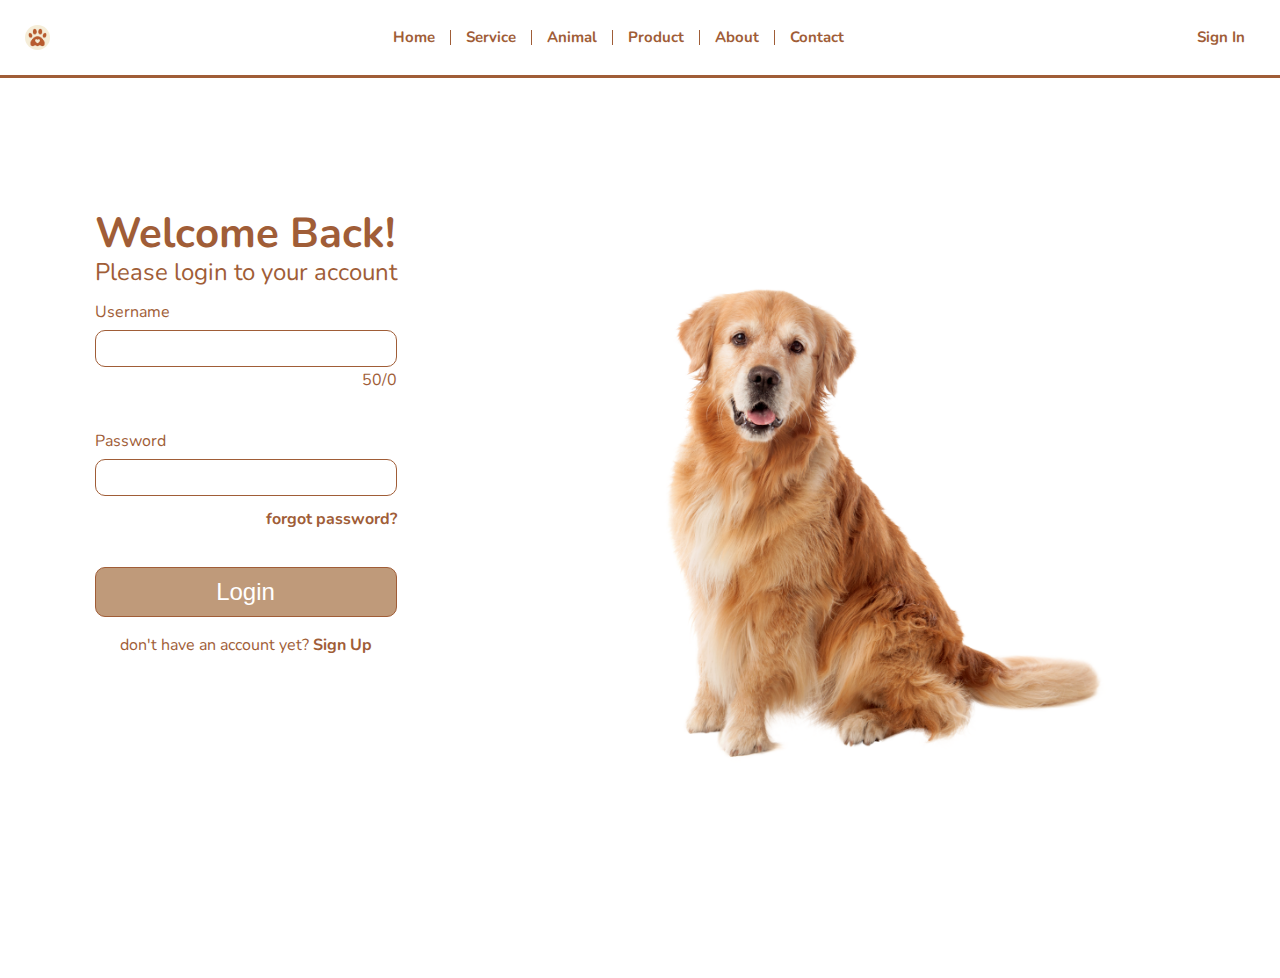
<file: sign-in.html>
<html>
    <head>
        <title>Login Page</title>
        <link href='https://fonts.googleapis.com/css?family=Nunito' rel='stylesheet'>
        <link rel="stylesheet" href="css/reset.css">
        <link rel="stylesheet" href="css/style.css">
        <script src="https://code.jquery.com/jquery-3.6.0.min.js"></script>
    </head>
    <body>
        <div class="header sign-in-page">
            <div class="navbar">
                <div class="logo">
                    <img src="/assets/logo-paw-paw.png" alt="">
                </div>
                <div class="menu">
                    <ul>
                        <li>
                            <a href="/index.html">Home</a>
                        </li>
                        <li>
                            <a href="/services.html">Service</a>
                        </li>
                        <li>
                            <a href="/animal.html">Animal</a>
                        </li>
                        <li>
                            <a href="/products.html">Product</a>
                        </li>
                        <li>
                            <a href="/about.html">About</a>
                        </li>
                        <li>
                            <a href="/contact.html">Contact</a>
                        </li>
                    </ul>
                </div>
                <div class="sign-in">
                    <a href="sign-in.html" class="btn">Sign In</a>
                </div>
            </div>
        </div>
        <div class="sign-in-container">
            <div class="form">
                <div class="title">
                    <h1>Welcome Back!</h1>
                    <p>Please login to your account</p>
                </div>
                <div class="form-group">
                    <label for="username">Username</label>
                    <input type="text" id="username" class="form-input">
                    <span class="input-count" style="text-align: right; margin-top: 5px">50/0</span>
                    <div class="error-message" id="username-error"></div>
                </div>
                <div class="form-group">
                    <label for="password">Password</label>
                    <input type="password" id="password" class="form-input">
                    <div class="error-message" id="password-error"></div>
                    <a href="/forgot-password.html">forgot password?</a>
                </div>
                <!-- <div>
                    <input type="checkbox" name="checkbox" id="checkbox">
                    <label for="checkbox">Remember me</label>
                </div> -->
                <div class="form-group">
                    <button class="btn" type="submit">Login</button>
                </div>
                <div class="sign-in-anchor">
                    don't have an account yet? <a href="sign-up.html"gi>Sign Up</a>
                </div>
            </div>
            <div class="img-login">
                <img src="assets/MyPetShop-dog-login (1366 x 1366 px).png" alt="dog login">
            </div>
        </div>

        <script src="script/middleware.js"></script>
        <script>
            let users = JSON.parse(localStorage.getItem('users')) || []
            let username = '';
            let password = '';

            // on change
            $('#username').on('change', function() {
                username = $(this).val();
            });

            $('#password').on('change', function() {
                password = $(this).val();
            });

            // on focus
            $('#username').on('focus', function() {
                $('#username').css('border', '1px solid blue');
            });

            $('#password').on('focus', function() {
                $('#password').css('border', '1px solid blue');
            });

            // keypress
            $(document).ready(function() {
                $('#username').keypress(function(e) {
                    const maxLength = 50;
                    const currentLength = e.target.value.length+1
                    if (currentLength > maxLength) {
                        errorMessage('username', 'Username max length is' + maxLength )
                    } else {
                        $('.form-group .input-count').text(`${maxLength}/${currentLength}`);
                    }
                })
            })

            // on click
            $('.form-group button').click(function(e) {
                e.preventDefault();
                let isError = false;

                // reset error
                $('.form-input').removeClass('error');
                $('.error-messege').text('')

                if (username === '') {
                    errorMessage('username', 'Username is required')
                    isError = true;
                }

                if (password === '') {
                    errorMessage('password', 'Password is required')
                    isError = true;
                }

                if (!isError) {
                    let user = users.find(item => item.username === username)
                    if (user && user.password === password) {
                        // save to localStorage as a loginSession
                        localStorage.setItem('auth', JSON.stringify({
                            name: user.name,
                            email: user.email,
                            username: user.username
                        }))

                        alert('login successfully')
                        location.reload()
                    } else {
                        errorMessage('username', 'Invalid username or password')
                    }
                }
            })
                
            function errorMessage(id, message) {
                $(`#${id}`).addClass('error')
                $(`#${id}-error`).text(message)
            }
        </script>
    </body>
</html>
</file>
<file: css/style.css>
body {
    font-family: 'nunito';
}
.header {
    height: 100%;
    background-image: url(/assets/page-home.png);
    background-size: cover;
}
.navbar {
    display: flex;
    align-items: center;
    justify-content: space-between;
    color: #a05d37;
    font-size: 15px;
    height: 75px;
    border-bottom: 3px solid #a05d37;
    font-weight: bold;
}
.menu ul {
    display: flex;
}
.menu ul li {
    padding: 0 15px;
    list-style: none;
    border-right: 1px solid #a05d37;
}
.menu ul li:last-child {
    border: none;
}
.menu ul li a {
    text-decoration: none;
    list-style: none;
    color: #a05d37;
}
.menu ul li a:hover {
    padding-bottom: 10px;
    border-bottom: 2px solid #a05d37;
}
.logo {
    padding: 0 10px;
    display: flex;
    margin-left: 15px;
    align-items: center;

}
.logo img {
    height: 25px;
    width: 25px;
    border-radius: 15px;
}
.logo span {
    padding-left: 5px;
}
.banner {
    display: flex;
    align-items: center;
    justify-content: center;
    margin-top: 50px;
}
.banner-content {
    display: flex;
    align-items: center;
    justify-content: center;
    flex-direction: column;
}
.banner-content h1{
    display: flex;
    align-items: center;
    justify-content: center;
    font-size: 55px;
    color: #a05d37;
    font-size: 50px;
    font-weight: bold;
    margin: 0 10px;
}
.banner-content a {
    margin-top: 30px;
    width: 100px;
    font-weight: bold;
}
.banner-content a:hover {
    background-color: #bf9a7a;
    color: white;
} 
.sign-in {
    margin-right: 15px;
    padding: 0 10px;
    display: flex;
}  
.sign-in a {
    padding: 10px;
    display: flex;
    align-items: center;
}
.sign-in a:hover {
    border: 1px solid #a05d37;
}
/* component */
body .container {
    display: flex;
    justify-content: center;
}
.wrapper {
    width: 980px;
    padding: 20px 50px;
}
.btn {
    text-align: center;
    text-decoration: none;
    list-style: none;
    color: #a05d37;
    border-radius: 10px;
    padding: 10px 15px;
}
.btn:hover {
    background-color: #bf9a7a;
    color: white;
}
/* learn more page */
.information-card .card-services .card-1 .card ol li {
    padding-top: 20px;
    padding-left: 5px;
    position: relative;
}
.information-card .card-services .card-1 .card ol {
    padding-left: 25px;
}
.information-card .card-services .card-2 .card ul li {
    padding-top: 25px;
    padding-left: 5px;
    position:relative;
}
.information-card .card-services .card-2 .card ul {
    padding-left: 25px;
}
/* sign in page */
.sign-in-page {
    background-image: none;
    height: auto;
}
.sign-in-container {
    display: flex;
    justify-content: space-around;
    align-items: center;
    height: 100%;
}
.form {
    height: 70%;
    color: #a05d37;
    display: flex;
    flex-direction: column;
    /* justify-content: space-around; */
    align-items: center;
}
.form .title h1 {
    margin-bottom: 5px;
    font-size: 42px;
    font-weight: bold;
}
.form .title p {
    font-size: 24px;
    text-align: center;
}
.form-group {
    width: 100%;
    padding: 10px;
    margin: 10px;
    display: flex;
    flex-direction: column;
}
.input-count {
    text-align: right;
    margin-top: 5px
}
.form-group label {
    font-weight: border;
    margin-bottom: 10px;
}
.form-input {
    padding: 10px;
    border-radius: 10px;
    border: 1px solid #a05d37;
}
.form-group .btn {
    border: 1px solid #a05d37;
    background-color: #bf9a7a;
    color: white;
    font-size: 24px;
}
.form-group .btn:hover {
    border: 1px solid #bf9a7a;
    background-color: white;
    font-size: 24px;
    color: #a05d37;
}
.form-group a {
    text-align: none;
    color: #a05d37;
    font-weight: bold;
    margin-top: 10px;
    text-align: right;
    text-decoration: none;
}
.sign-in-anchor a {
    text-decoration: none;
    color: #a05d37;
    font-weight: bold;
}
.img-login {
    width: 600px;
    height: 600px;
}
.img-login img {
    width: 100%;
    object-fit: cover;
}
.sign-up-container {
    /* display: flex; */
    justify-content: center;
    align-items: center;
    height: 500px;
    width: 600px;
    padding-left: 25%;
    padding-top: 5%;
}
.sign-up-container .form-sign-up .social-media-menu li {
    padding-top: 5px;
}
.form-sign-up{
    height: 50%;
    color: #a05d37;
    flex-direction: column;
    justify-content: center;
    align-items: center;
}
.form-sign-up .title-sign-up h1 {
    margin-bottom: 5px;
    font-size: 42px;
    font-weight: bold;
    text-align: center;
    padding-left: 30px;
}
.form-sign-up .title-sign-up p {
    font-size: 18px;
    text-align: center;
    padding-left: 35px;
    padding-top: 10px;
}
.sign-up-container .form-sign-up .social-media p {
    padding-left: 30%;
}
.social-media-menu {
    padding-top: 12px;
    text-align: center;
    padding-left: 42px;
}
/* animal page */
.animal-page {
    height: 100%;
    margin: 50px;
    display: flex;
    justify-content: space-evenly;
    position: relative;
}
.animal-1 {
    height: 400px;
    width: 400px;
    display: flex;
    flex-direction: column;
}
.animal-1 h1 {
    font-size: 40px;
    text-align: center; 
    padding-bottom: 20px;
    font-weight: bold;
    color: #a05d37;
}
.animal-1 img {
    width: 400px;
    height: 400px;
    border: 1px solid #fff;
}
.animal-2 {
    height: 400px;
    width: 400px;
    display: flex;
    flex-direction: column;
}
.animal-2 h1 {
    font-size: 40px;
    text-align: center; 
    padding-bottom: 20px;
    font-weight: bold;
    color: #a05d37;
}
.animal-2 img {
    width: 400px;
    height: 400px;
}
.animal-content {
    position: relative;
}
.animal-text {
    top: 10;
    right: 10;
    position: absolute;
    background-color: #ffffff;
    color: #000;
    border-radius: 2px;
    display: flex;
    justify-content: center;
    align-items: center;
    width: 95%;
    height: 95%;
    opacity: 0;
    transition: 0.6s;
    text-align: justify;
    line-height: 2;
} 
/* about page */
.about {
    display: flex;
}
.about-content {
    display: flex;
    flex-direction: column;
    justify-content: center;
    padding-top: 50px;
    margin: 30px;
    width: 45%;
}
.about-content h2 {
    color: #a05d37;
    text-transform: uppercase;
    padding-bottom: 10px;
    font-size: 24px;
    padding-left: 2px;
    font-weight: bold;
}
.about-content h1 {
    font-size: 50px;
    font-weight: bold;
    padding-bottom: 20px;
}
.about-content p {
    text-align: justify;
    letter-spacing: 1px;
    padding-bottom: 25px;
    line-height: 1.8;
    color: #bf9a7a;
    font-weight: bold;
}
.about-content a {
    width: 100px;  
}
.about-content-anchor {
    display: flex;
    justify-content: end;
}
.about-img {
    width: 100px;
    height:100px;
    transform: scale(0.4);
}
/* product page */
.product-header {
    display: flex;
    justify-content: end;
    margin: 10px;
    width: 95%;
}
.product-list {
    display: flex;
    flex-wrap: wrap;
    justify-content: center;
}
.product-item {
    border: 2px solid #a05d37;
    border-radius: 10px;
    width: 230px;
    height: 300px;
    padding: 10px;
    display: flex;
    justify-content: center;
    align-items: center;
    flex-direction: column;
    margin: 8px;
}
.product-item img {
    width: 150px;
    height: 150px;
    object-position: center;
}
.product-item-description {
    display: flex;
    flex-direction: column;
    justify-content: center;
    align-items: center;
    text-align: center;
}
.product-item-description h1 {
    margin-bottom: 10px;
    font-size: 13px;
}
.product-item-description p {
    font-size: 16px;
    color: #00c4cc;
    margin-bottom: 10px;
}

.product-item-btn {
    display: flex;
    border: 1px solid black;
    border-radius: 10px;
    padding: 2px;

}
.product-item-btn button {
    border: none;
    background-color: transparent;
}
.product-item-btn input {
    width: 40px;
    text-align: center;
    border: none;
    background-color: transparent;
}
.product .product-header a {
    color: #000;
    padding-right: 15px;
    padding-top: 10px;
    scale: 1.7;
}
.product .product-header a:hover {
    color: #a05d37;
}
/* contact page */
.container {
    display: flex;
    flex-direction: column;
    margin-top: 30px;
    align-items: center;
}
.wrapper {
    padding-left: 190px;
}
.wrapper h1 {
    font-size: 30px;
    font-weight: bold;
    padding-bottom: 5px;
}
.wrapper p {
    font-size: 18px;
    color: #bf9a7a;
}
table {
    margin-top: 30px;
}
table thead th {
    padding: 5px;
    border: 2px solid #c09a69;
    background-color: #c09a69;
    color: white;
    text-align: center;
    font-size: 18px;
    padding: 20px;
}
table tbody tr td {
    padding: 20px;
    border: 2px solid #c09a69;
    text-align: center;
}
/* services page */
.services {
    display: flex;
    justify-content: space-between;
}
.services-img {
    width: 100px;
    height: 100px;
    transform: scale(0.37);
}
.card-services {
    display: flex;
    justify-content: center;
    margin: 20px;
}
.card {
    width: 300px;
    height: 200px;
    border: 3px solid #c09a69;
    border-radius: 8%;
    position: relative;
    margin: 50px 30px;    
}
.card h1 {
    text-align: center;
    position: absolute;
    background-color: white;
    top: -10;
    left: 30;
    padding: 0 15px;
}
.card p {
    position: relative;
    margin-top: 10%;
    padding: 10px;
    text-align: justify;
    padding: 0 10px;
    letter-spacing: 1px;
    line-height: 1.5;
}
.comment {
    display: flex;
    flex-direction: column;
    justify-content: center;
    align-items: center;
}
.comment p {
    color: #a05d37;
    font-weight: bold;
    font-size: 25px;
    padding-bottom: 10px;
}
.comment textarea {
    padding-bottom: 10px;
}
/* customers */
.customer-section {
    display: flex;
  }
  .customer-section-img {
    max-width: 500px;
  }
  .customer-section-img img {
    width: 350px;
    height: 350px;
    transform: scale(1.4);
    padding-top: 50px;
    padding-right: 80px;
  }
  .customer-form {
    padding: 10px;
    width: 100%;
    display: flex;
    flex-direction: column;
    justify-content: center;
    padding-left: 50px;
  }
  .customer-form button {
    border: 1px solid #a05d37;
    background-color: #bf9a7a;
    color: white;
    font-size: 15px;
    margin-top: 10px;
    border-radius: 10px;
    padding: 10px;
    }
  .customer-form button:hover {
    border: 1px solid #bf9a7a;
    background-color: white;
    font-size: 15px;
    color: #a05d37;
  }
  .customer-form h1 {
    padding-left: 10px;
    color: #a05d37;
    font-size: 24px;
    margin-bottom: 20px;
    text-align: center;
  }
  .customer-form-list {
    display: flex;
    flex-direction: column;
    justify-content: center;
  }
  .form-group-customer {
    display: flex;
    justify-content: space-between;
    margin: 2px 0;
  }
  .form-group-customer input, .form-group-customer select {
    width: 70%;
    padding: 5px;
    background-color: #e8e3d9;
    border: 1px solid #e8e3d9;
    border-radius: 2px;
  }
  .form-group-customer .form-group-customer-radio {
    display: flex;
    width: 70%;
  }
  .form-group-customer .form-group-customer-radio .form-group-customer-radio-item {
    display: flex;
    justify-content: center;
    align-items: center;
    font-size: 12px;
  }
  .form-group-customer .form-group-customer-radio .form-group-customer-radio-item label {
    padding-left: 5px;
  }

/* cart page */
.cart {
    display: flex;
    flex-direction: column;
    align-items: center;
}
.cart .cart-header {
    display: flex;
    justify-content: space-between;
    width: 94%;
    margin-top: 10px;
}
.cart .cart-header h1 {
    font-size: 42px;
}
.cart-body table tbody tr td {
    border: 1px solid #bf9a7a;
    vertical-align: middle;
}
.cart-body table tbody tr td img {
    width: 150px;
}

/* shipping page */

.shipping {
    background-color: #eaeaea;
    border-radius: 20px;
    display: flex;
    justify-content: space-between;
    /* align-items: center; */
    margin: 50px;
    padding: 20px;
}
.shipping-mode {
    font-size: 18px;
    margin-top: 5%;
}
.shipping-mode h1 {
    font-size: 24px;
}

.select-option-group {
    padding: 10px;
}

.shipping-detail table tbody tr td {
    border: none;
}
.btn-checkout {
    color: white;
    background-color:#bf9a7a;
    width: 100%;
    padding: 10px;
    font-size: 18px;
    border-radius: 10px;
    /* border: #bf9a7a; */
}

/* globab css */
.error-message {
    color: red;
    font-size: 12px;
    margin-top: 5px
}
.form-input.error {
    border: 1px solid red;
}
.logout-btn {
    border: 1px solid #bf9a7a;
    cursor: pointer;
}
</file>
